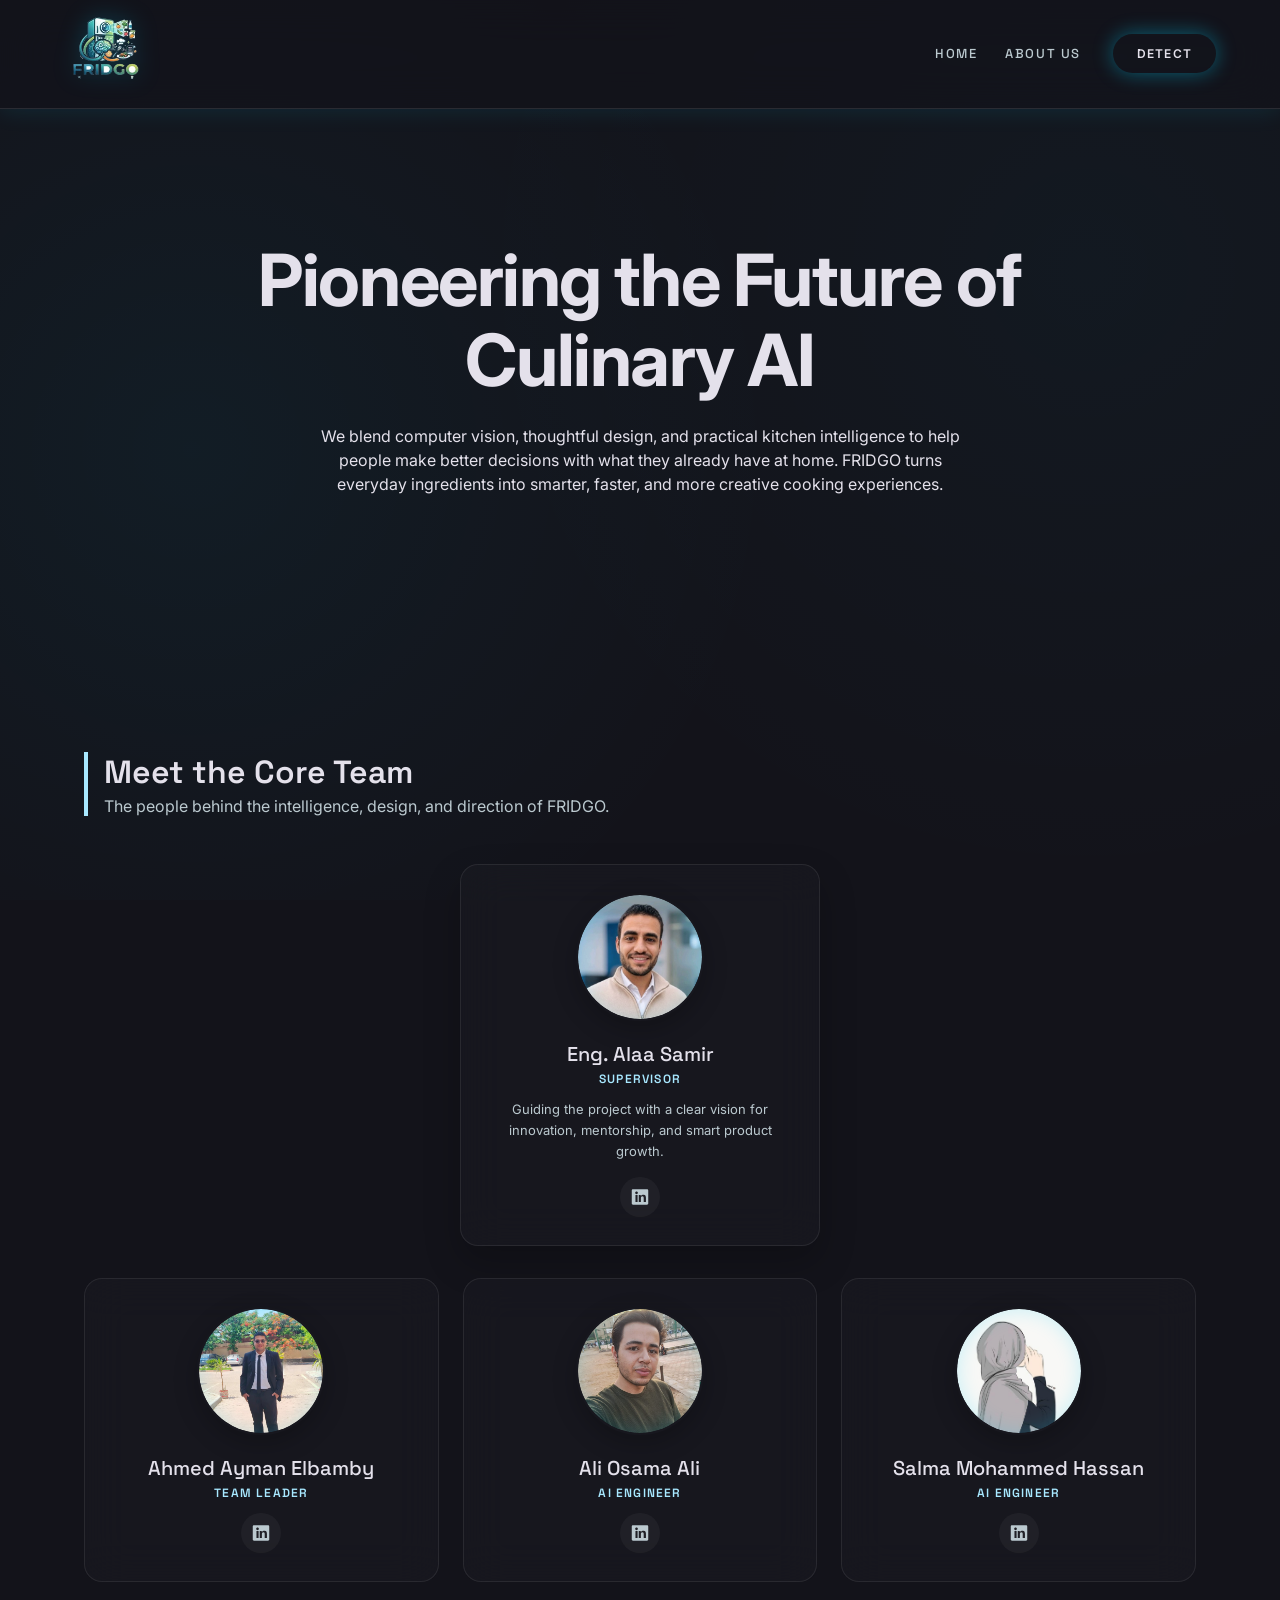
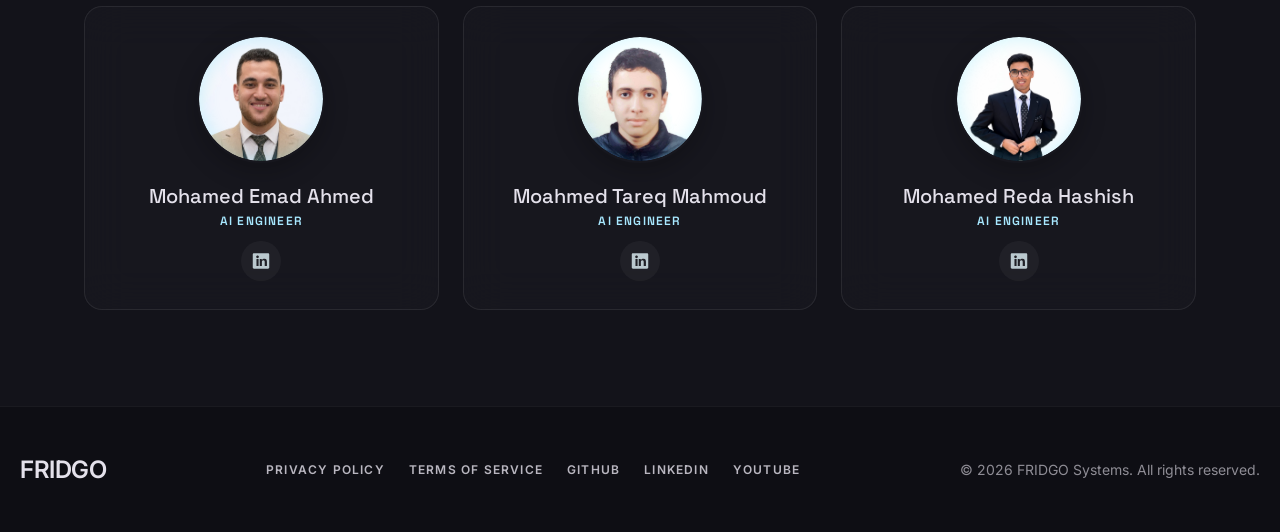
<file: pages/about_us.html>
<!DOCTYPE html>
<html lang="en">
<head>
    <meta charset="UTF-8" />
    <meta name="viewport" content="width=device-width, initial-scale=1.0" />
    <title>About Us - FRIDGO</title>
    <link rel="icon" href="../imgs/logo.PNG" type="image/png" />

    <!-- Google Fonts -->
    <link rel="preconnect" href="https://fonts.googleapis.com" />
    <link rel="preconnect" href="https://fonts.gstatic.com" crossorigin />
    <link href="https://fonts.googleapis.com/css2?family=Space+Grotesk:wght@500;600;700&family=Inter:wght@400;500&display=swap" rel="stylesheet" />

    <!-- Material Symbols (Google Icons) -->
    <link href="https://fonts.googleapis.com/css2?family=Material+Symbols+Outlined:wght,FILL@100..700,0..1&display=swap" rel="stylesheet" />

    <!-- Main Stylesheet -->
    <link rel="stylesheet" href="../css/style.css" />
</head>
<body>

    <!-- ============================================================
         HEADER / NAVIGATION
         Fixed at the top with a blur effect and subtle border.
    ============================================================ -->
    <header class="site-header">
        <div class="container header-inner">
            <!-- Logo -->
            <div class="logo">
                <img src="../imgs/logo.PNG" alt="">
            </div>

            <!-- Navigation -->
            <nav class="nav-desktop">
                <a href="../pages/landing_page.html" class="nav-link">Home</a>
                <a href="../pages/about_us.html" class="nav-link">About Us</a>
                
                <!-- الزرار ده هيظهر في الموبايل جوه المنيو -->
                <a href="../pages/main_app_dashboard.html" class="btn-primary mobile-only-btn" style="display: none;">Detect</a>
            </nav>

            <!-- CTA Button (desktop) -->
            <a href="../pages/main_app_dashboard.html" class="btn-primary header-cta">Detect</a>

            <!-- Mobile Menu Icon -->
            <button class="menu-icon" aria-label="Open menu">
                <span class="material-symbols-outlined">menu</span>
            </button>
        </div>
    </header>

    <!-- ============================================================
         MAIN CONTENT
    ============================================================ -->
    <main class="main-content">

        <!-- ===== HERO SECTION ===== -->
        <section class="hero">
            <div class="container hero-inner">
                <h1 class="hero-title">Pioneering the Future of Culinary AI</h1>
                <p class="hero-subtitle">
                    We blend computer vision, thoughtful design, and practical kitchen intelligence
                    to help people make better decisions with what they already have at home.
                    FRIDGO turns everyday ingredients into smarter, faster, and more creative
                    cooking experiences.
                </p>
            </div>
        </section>

        <!-- ===== TEAM SECTION ===== -->
        <section class="team">
            <div class="container">

                <!-- Section header -->
                <div class="team-header">
                    <h2 class="team-headline">Meet the Core Team</h2>
                    <p class="team-subhead">The people behind the intelligence, design, and direction of FRIDGO.</p>
                </div>

                <!-- ---- Supervisor: alone, centered row ---- -->
                <div class="supervisor-row">
                    <article class="team-card supervisor-card">
                        <div class="avatar-wrapper">
                            <img class="avatar" src="../imgs/supervisor.jpeg" alt="ENG. Alaa Samir" />
                            <div class="avatar-glow"></div>
                        </div>
                        <h3 class="member-name">Eng. Alaa Samir</h3>
                        <p class="member-role">Supervisor</p>
                        <p class="member-bio">Guiding the project with a clear vision for innovation, mentorship, and smart product growth.</p>
                        <div class="member-links">
                            <a href="https://www.linkedin.com/in/alaa-samir-ai" aria-label="LinkedIn" class="linkedin-link" target="_blank" rel="noopener noreferrer">
                                <svg viewBox="0 0 34 34" aria-hidden="true">
                                    <path d="M29 4H5C3.9 4 3 4.9 3 6V28C3 29.1 3.9 30 5 30H29C30.1 30 31 29.1 31 28V6C31 4.9 30.1 4 29 4ZM12.9 25.5H9.3V13.6H12.9V25.5ZM11.1 12.2C9.8 12.2 8.8 11.2 8.8 9.9C8.8 8.7 9.8 7.7 11.1 7.7C12.4 7.7 13.4 8.7 13.4 9.9C13.4 11.2 12.4 12.2 11.1 12.2ZM26.9 25.5H23.3V19.2C23.3 17.7 23.3 15.9 21.2 15.9C19 15.9 18.5 17.4 18.5 19.1V25.5H14.9V13.6H18.3V15.1H18.4C18.9 14.1 20.6 13 22.9 13C26.7 13 27.1 15.6 27.1 19.2V25.5Z" fill="currentColor"/>
                                </svg>
                            </a>
                        </div>
                    </article>
                </div><!-- /supervisor-row -->

                <!-- ---- Team grid: the 6 team members, 3 + 3 ---- -->
                <div class="team-grid">

                    <!-- ---- Team Leader ---- -->
                    <article class="team-card">
                        <div class="avatar-wrapper">
                            <img class="avatar" src="../imgs/TeamLeader.jpeg" alt="Team Leader Ahmed Elbamby" />
                            <div class="avatar-glow"></div>
                        </div>
                        <h3 class="member-name">Ahmed Ayman Elbamby</h3>
                        <p class="member-role">Team Leader</p>
                        <div class="member-links">
                            <a href="https://www.linkedin.com/in/ahmed-elbamby/" aria-label="LinkedIn" class="linkedin-link" target="_blank" rel="noopener noreferrer">
                                <svg viewBox="0 0 34 34" aria-hidden="true">
                                    <path d="M29 4H5C3.9 4 3 4.9 3 6V28C3 29.1 3.9 30 5 30H29C30.1 30 31 29.1 31 28V6C31 4.9 30.1 4 29 4ZM12.9 25.5H9.3V13.6H12.9V25.5ZM11.1 12.2C9.8 12.2 8.8 11.2 8.8 9.9C8.8 8.7 9.8 7.7 11.1 7.7C12.4 7.7 13.4 8.7 13.4 9.9C13.4 11.2 12.4 12.2 11.1 12.2ZM26.9 25.5H23.3V19.2C23.3 17.7 23.3 15.9 21.2 15.9C19 15.9 18.5 17.4 18.5 19.1V25.5H14.9V13.6H18.3V15.1H18.4C18.9 14.1 20.6 13 22.9 13C26.7 13 27.1 15.6 27.1 19.2V25.5Z" fill="currentColor"/>
                                </svg>
                            </a>
                        </div>
                    </article>

                    <!-- ---- Team Member 2 ---- -->
                    <article class="team-card">
                        <div class="avatar-wrapper">
                            <img class="avatar" src="../imgs/team7.jpeg" alt="Ali Osama Ali" />
                            <div class="avatar-glow"></div>
                        </div>
                        <h3 class="member-name">Ali Osama Ali </h3>
                        <p class="member-role">Ai Engineer</p>
                        <div class="member-links">
                            <a href="https://www.linkedin.com/in/ali-osama-240390274" aria-label="LinkedIn" class="linkedin-link" target="_blank" rel="noopener noreferrer">
                                <svg viewBox="0 0 34 34" aria-hidden="true">
                                    <path d="M29 4H5C3.9 4 3 4.9 3 6V28C3 29.1 3.9 30 5 30H29C30.1 30 31 29.1 31 28V6C31 4.9 30.1 4 29 4ZM12.9 25.5H9.3V13.6H12.9V25.5ZM11.1 12.2C9.8 12.2 8.8 11.2 8.8 9.9C8.8 8.7 9.8 7.7 11.1 7.7C12.4 7.7 13.4 8.7 13.4 9.9C13.4 11.2 12.4 12.2 11.1 12.2ZM26.9 25.5H23.3V19.2C23.3 17.7 23.3 15.9 21.2 15.9C19 15.9 18.5 17.4 18.5 19.1V25.5H14.9V13.6H18.3V15.1H18.4C18.9 14.1 20.6 13 22.9 13C26.7 13 27.1 15.6 27.1 19.2V25.5Z" fill="currentColor"/>
                                </svg>
                            </a>
                        </div>
                    </article>

                    <!-- ---- Team Member 3 ---- -->
                    <article class="team-card">
                        <div class="avatar-wrapper">
                            <img class="avatar" src="../imgs/team6.jpeg" alt="Salma Mohammed Hassan" />
                            <div class="avatar-glow"></div>
                        </div>
                        <h3 class="member-name">Salma Mohammed Hassan </h3>
                        <p class="member-role">Ai Engineer</p>
                        <div class="member-links">
                            <a href="https://www.linkedin.com/in/salma-m-h/" aria-label="LinkedIn" class="linkedin-link" target="_blank" rel="noopener noreferrer">
                                <svg viewBox="0 0 34 34" aria-hidden="true">
                                    <path d="M29 4H5C3.9 4 3 4.9 3 6V28C3 29.1 3.9 30 5 30H29C30.1 30 31 29.1 31 28V6C31 4.9 30.1 4 29 4ZM12.9 25.5H9.3V13.6H12.9V25.5ZM11.1 12.2C9.8 12.2 8.8 11.2 8.8 9.9C8.8 8.7 9.8 7.7 11.1 7.7C12.4 7.7 13.4 8.7 13.4 9.9C13.4 11.2 12.4 12.2 11.1 12.2ZM26.9 25.5H23.3V19.2C23.3 17.7 23.3 15.9 21.2 15.9C19 15.9 18.5 17.4 18.5 19.1V25.5H14.9V13.6H18.3V15.1H18.4C18.9 14.1 20.6 13 22.9 13C26.7 13 27.1 15.6 27.1 19.2V25.5Z" fill="currentColor"/>
                                </svg>
                            </a>
                        </div>
                    </article>

                    <!-- ---- Team Member 4 ---- -->
                    <article class="team-card">
                        <div class="avatar-wrapper">
                            <img class="avatar" src="../imgs/team5.jpeg" alt="Mohamed Emad Ahmed" />
                            <div class="avatar-glow"></div>
                        </div>
                        <h3 class="member-name">Mohamed Emad Ahmed </h3>
                        <p class="member-role">Ai Engineer</p>
                        <div class="member-links">
                            <a href="https://www.linkedin.com/in/mohamed-emad-badr" aria-label="LinkedIn" class="linkedin-link" target="_blank" rel="noopener noreferrer">
                                <svg viewBox="0 0 34 34" aria-hidden="true">
                                    <path d="M29 4H5C3.9 4 3 4.9 3 6V28C3 29.1 3.9 30 5 30H29C30.1 30 31 29.1 31 28V6C31 4.9 30.1 4 29 4ZM12.9 25.5H9.3V13.6H12.9V25.5ZM11.1 12.2C9.8 12.2 8.8 11.2 8.8 9.9C8.8 8.7 9.8 7.7 11.1 7.7C12.4 7.7 13.4 8.7 13.4 9.9C13.4 11.2 12.4 12.2 11.1 12.2ZM26.9 25.5H23.3V19.2C23.3 17.7 23.3 15.9 21.2 15.9C19 15.9 18.5 17.4 18.5 19.1V25.5H14.9V13.6H18.3V15.1H18.4C18.9 14.1 20.6 13 22.9 13C26.7 13 27.1 15.6 27.1 19.2V25.5Z" fill="currentColor"/>
                                </svg>
                            </a>
                        </div>
                    </article>

                    <!-- ---- Team Member 5 ---- -->
                    <article class="team-card">
                        <div class="avatar-wrapper">
                            <img class="avatar" src="../imgs/team4.jpeg" alt="Moahmed Tareq Mahmoud" />
                            <div class="avatar-glow"></div>
                        </div>
                        <h3 class="member-name">Moahmed Tareq Mahmoud</h3>
                        <p class="member-role">Ai Engineer</p>
                        <div class="member-links">
                            <a href="https://www.linkedin.com/in/mohammed-tarek-59824128b/" aria-label="LinkedIn" class="linkedin-link" target="_blank" rel="noopener noreferrer">
                                <svg viewBox="0 0 34 34" aria-hidden="true">
                                    <path d="M29 4H5C3.9 4 3 4.9 3 6V28C3 29.1 3.9 30 5 30H29C30.1 30 31 29.1 31 28V6C31 4.9 30.1 4 29 4ZM12.9 25.5H9.3V13.6H12.9V25.5ZM11.1 12.2C9.8 12.2 8.8 11.2 8.8 9.9C8.8 8.7 9.8 7.7 11.1 7.7C12.4 7.7 13.4 8.7 13.4 9.9C13.4 11.2 12.4 12.2 11.1 12.2ZM26.9 25.5H23.3V19.2C23.3 17.7 23.3 15.9 21.2 15.9C19 15.9 18.5 17.4 18.5 19.1V25.5H14.9V13.6H18.3V15.1H18.4C18.9 14.1 20.6 13 22.9 13C26.7 13 27.1 15.6 27.1 19.2V25.5Z" fill="currentColor"/>
                                </svg>
                            </a>
                        </div>
                    </article>

                    <!-- ---- Team Member 6 ---- -->
                    <article class="team-card">
                        <div class="avatar-wrapper">
                            <img class="avatar" src="../imgs/team3.jpeg" alt="Mohamed Reda Hashish" />
                            <div class="avatar-glow"></div>
                        </div>
                        <h3 class="member-name">Mohamed Reda Hashish</h3>
                        <p class="member-role">AI Engineer</p>
                        <div class="member-links">
                            <a href="https://www.linkedin.com/in/mohamed-reda7?utm_source=share_via&utm_content=profile&utm_medium=member_android" aria-label="LinkedIn" class="linkedin-link" target="_blank" rel="noopener noreferrer">
                                <svg viewBox="0 0 34 34" aria-hidden="true">
                                    <path d="M29 4H5C3.9 4 3 4.9 3 6V28C3 29.1 3.9 30 5 30H29C30.1 30 31 29.1 31 28V6C31 4.9 30.1 4 29 4ZM12.9 25.5H9.3V13.6H12.9V25.5ZM11.1 12.2C9.8 12.2 8.8 11.2 8.8 9.9C8.8 8.7 9.8 7.7 11.1 7.7C12.4 7.7 13.4 8.7 13.4 9.9C13.4 11.2 12.4 12.2 11.1 12.2ZM26.9 25.5H23.3V19.2C23.3 17.7 23.3 15.9 21.2 15.9C19 15.9 18.5 17.4 18.5 19.1V25.5H14.9V13.6H18.3V15.1H18.4C18.9 14.1 20.6 13 22.9 13C26.7 13 27.1 15.6 27.1 19.2V25.5Z" fill="currentColor"/>
                                </svg>
                            </a>
                        </div>
                    </article>

                </div><!-- /team-grid -->

            </div><!-- /container -->
        </section>

    </main>

    <!-- ============================================================
         FOOTER
    ============================================================ -->
    <footer class="site-footer">
        <div class="container footer-inner">
            <!-- Brand -->
            <div class="footer-brand">FRIDGO</div>

            <!-- Footer links -->
            <nav class="footer-nav">
                <a href="../pages/privacy_policy.html" class="footer-link">Privacy Policy</a>
                <a href="../pages/terms_of_service.html" class="footer-link">Terms of Service</a>
                <a href="https://github.com/alio-elmotafy/Depi_project" class="footer-link" target="_blank" rel="noopener noreferrer">GitHub</a>
                <a href="#" class="footer-link">LinkedIn</a>
                <a href="#" class="footer-link">YouTube</a>
            </nav>

            <!-- Copyright -->
            <div class="footer-copy">
                &copy; 2026 FRIDGO Systems. All rights reserved.
            </div>
        </div>
    </footer>

    <script src="../js/script.js"></script>
</body>
</html>
</file>
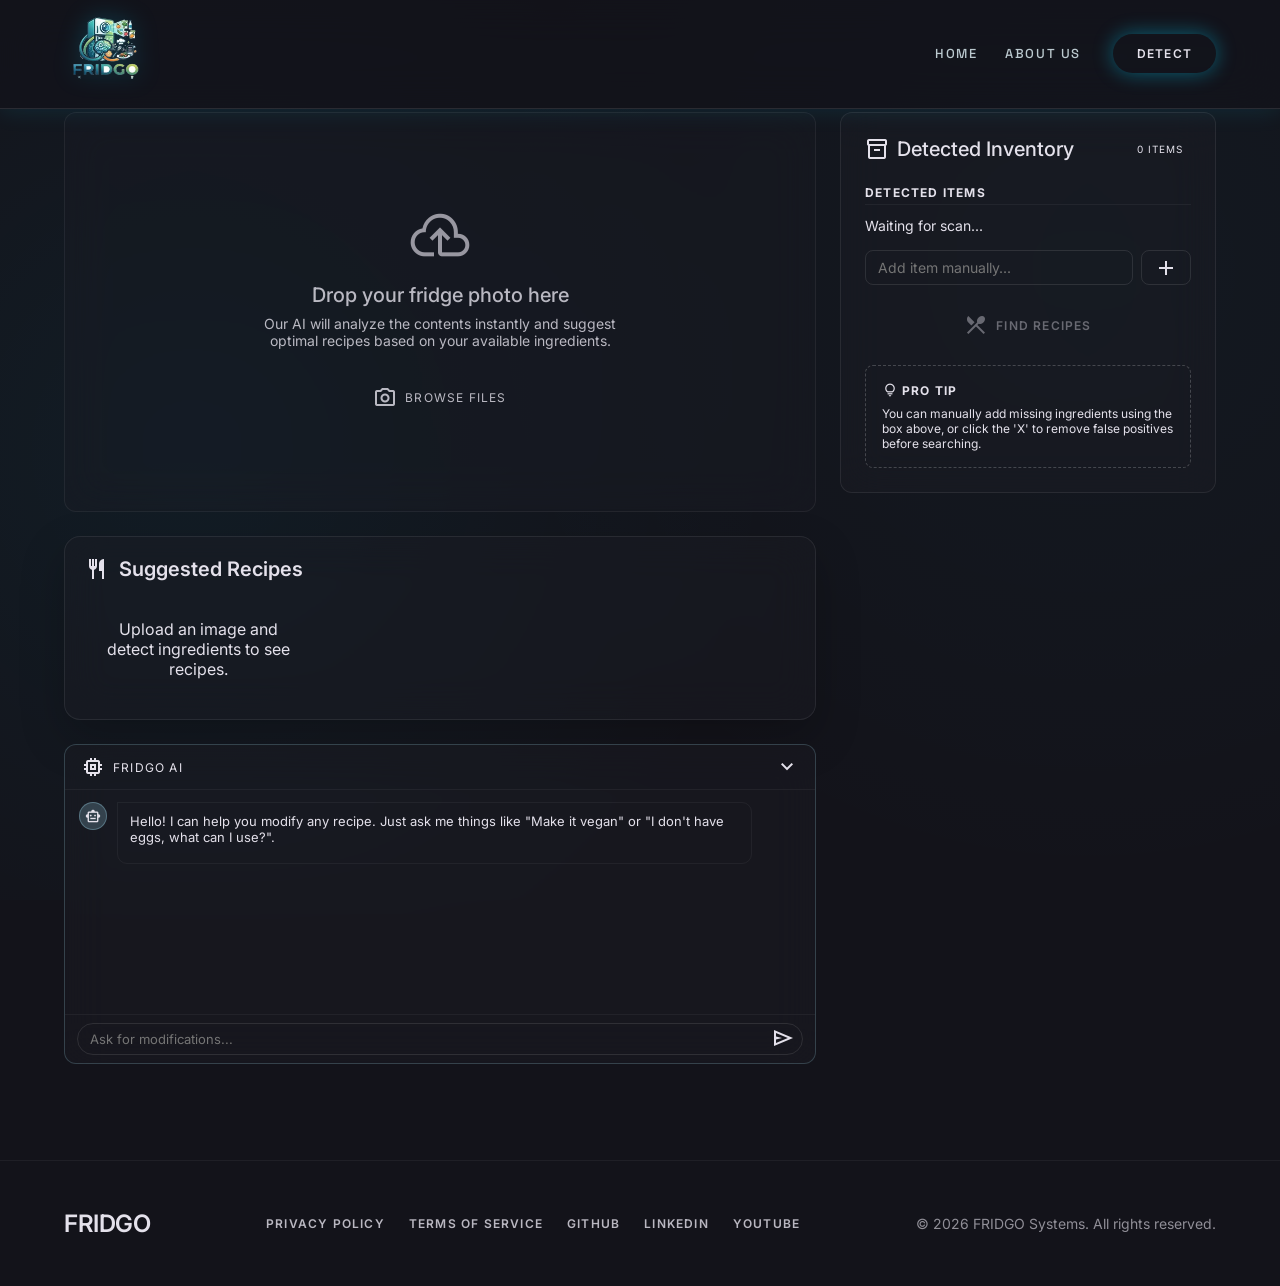
<file: pages/main_app_dashboard.html>
<!DOCTYPE html>
<html lang="en">
<head>
    <meta charset="UTF-8" />
    <meta name="viewport" content="width=device-width, initial-scale=1.0" />
    <title>FRIDGO - Detect</title>
    <link rel="icon" href="../imgs/logo.PNG" type="image/png" />
    <link href="https://fonts.googleapis.com/css2?family=Space+Grotesk:wght@400;500;600;700&family=Inter:wght@400;500;600&display=swap" rel="stylesheet" />
    <link href="https://fonts.googleapis.com/css2?family=Material+Symbols+Outlined:wght,FILL@100..700,0..1&display=swap" rel="stylesheet" />
    <link rel="stylesheet" href="../css/style.css" />
</head>
<body>

    <header class="site-header">
        <div class="container header-inner">
            <div class="logo"><img src="../imgs/logo.PNG" alt=""></div>
            <!-- Navigation -->
            <nav class="nav-desktop">
                <a href="../pages/landing_page.html" class="nav-link">Home</a>
                <a href="../pages/about_us.html" class="nav-link">About Us</a>
                
                <!-- الزرار ده هيظهر في الموبايل جوه المنيو -->
                <a href="../pages/main_app_dashboard.html" class="btn-primary mobile-only-btn" style="display: none;">Detect</a>
            </nav>
            <a href="../pages/main_app_dashboard.html" class="btn-primary header-cta">Detect</a>
            <button class="menu-icon" aria-label="Open menu">
                <span class="material-symbols-outlined">menu</span>
            </button>
        </div>
    </header>

    <main class="main-content">
        <div class="container">
            <div class="dashboard-grid">

                <!-- LEFT COLUMN -->
                <div class="left-column">
                    <div class="upload-zone" id="uploadZone">
                        <input type="file" id="fileInput" accept="image/*" hidden>
                        <span class="material-symbols-outlined upload-icon">cloud_upload</span>
                        <h2 class="upload-title">Drop your fridge photo here</h2>
                        <p class="upload-sub">Our AI will analyze the contents instantly and suggest optimal recipes based on your available ingredients.</p>
                        <button class="btn-outline" id="browseBtn">
                            <span class="material-symbols-outlined">photo_camera</span>
                            Browse Files
                        </button>
                        <img id="previewImage" class="preview-img" />
                        
                        <!-- علامة التحميل اللي هتظهر فوق الصورة -->
                        <div class="processing-overlay" id="processingOverlay">
                            <div class="spinner"></div>
                            <p class="processing-text">Analyzing Fridge...</p>
                        </div>
                    </div>

                    <!-- Recipe Suggestions Section (Dynamic) -->
                    <div class="recipe-section">
                        <div class="recipe-header">
                            <span class="material-symbols-outlined" style="color: var(--primary);">restaurant</span>
                            <h3 class="recipe-heading">Suggested Recipes</h3>
                        </div>
                        <!-- النتائج هتظهر هنا بعد الـ API Call -->
                        <div id="recipeGrid" class="recipe-grid">
                            <p style="color: var(--on-surface-variant); text-align: center; width: 100%; padding: 20px;">
                                Upload an image and detect ingredients to see recipes.
                            </p>
                        </div>
                    </div>

                    <!-- AI Chat Panel -->
                    <div class="ai-panel">
                        <div class="ai-header">
                            <div class="ai-header-left">
                                <span class="material-symbols-outlined">memory</span>
                                FRIDGO AI
                            </div>
                            <span class="material-symbols-outlined ai-header-right">expand_more</span>
                        </div>
                        <div class="ai-body">
                            <div class="ai-message">
                                <div class="ai-avatar">
                                    <span class="material-symbols-outlined" style="font-size:18px; color: var(--primary);">smart_toy</span>
                                </div>
                                <div class="ai-bubble">
                                    <p>Hello! I can help you modify any recipe. Just ask me things like "Make it vegan" or "I don't have eggs, what can I use?".</p>
                                </div>
                            </div>
                        </div>
                        <div class="ai-footer">
                            <div class="ai-input-wrapper">
                                <input type="text" class="ai-input" placeholder="Ask for modifications..." />
                                <button class="ai-send">
                                    <span class="material-symbols-outlined">send</span>
                                </button>
                            </div>
                        </div>
                    </div>

                </div>

                <!-- RIGHT COLUMN -->
                <div class="right-column">
                    <div class="inventory-panel">
                        <div class="inventory-header">
                            <h3 class="inventory-title">
                                <span class="material-symbols-outlined" style="color: var(--primary);">inventory_2</span>
                                Detected Inventory
                            </h3>
                            <span id="inventoryCount" class="inventory-count">0 ITEMS</span>
                        </div>

                        <div class="category-section">
                            <h4 class="category-heading">DETECTED ITEMS</h4>
                            <!-- التاجز هتتولد هنا من الـ JS -->
                            <div id="inventoryTags" class="category-tags">
                                <p style="color: var(--on-surface-variant); font-size: 14px;">Waiting for scan...</p>
                            </div>
                        </div>

                        <!-- إضافة عنصر يدوي -->
                        <div class="add-item-wrapper">
                            <input type="text" id="addItemInput" placeholder="Add item manually..." />
                            <button id="addItemBtn" class="btn-add-item">
                                <span class="material-symbols-outlined">add</span>
                            </button>
                        </div>

                        <!-- زرار البحث -->
                        <button id="findRecipesBtn" class="btn-primary" style="width: 100%; margin-top: 16px; justify-content: center;" disabled>
                            <span class="material-symbols-outlined">restaurant_menu</span>
                            Find Recipes
                        </button>
                        
                        <div class="restock-box">
                            <h4>
                                <span class="material-symbols-outlined" style="font-size:16px; color: var(--secondary);">lightbulb</span>
                                Pro Tip
                            </h4>
                            <p>You can manually add missing ingredients using the box above, or click the 'X' to remove false positives before searching.</p>
                        </div>
                    </div>
                </div>

            </div>
        </div>
    </main>

    <footer class="footer">
        <div class="container">
        <div class="footer-inner">
            <div class="footer-brand">FRIDGO</div>
            <div class="footer-links">
                <a href="../pages/privacy_policy.html" class="footer-link">Privacy Policy</a>
                <a href="../pages/terms_of_service.html" class="footer-link">Terms of Service</a>
                <a href="https://github.com/alio-elmotafy/Depi_project" class="footer-link" target="_blank" rel="noopener noreferrer">GitHub</a>
                <a href="#" class="footer-link">LinkedIn</a>
                <a href="#" class="footer-link">YouTube</a>
            </div>
            <div class="footer-copy">&copy; 2026 FRIDGO Systems. All rights reserved.</div>
        </div>
        </div>
    </footer>
    <script src="../js/script.js?v=1"></script>
</body>
</html>
</file>
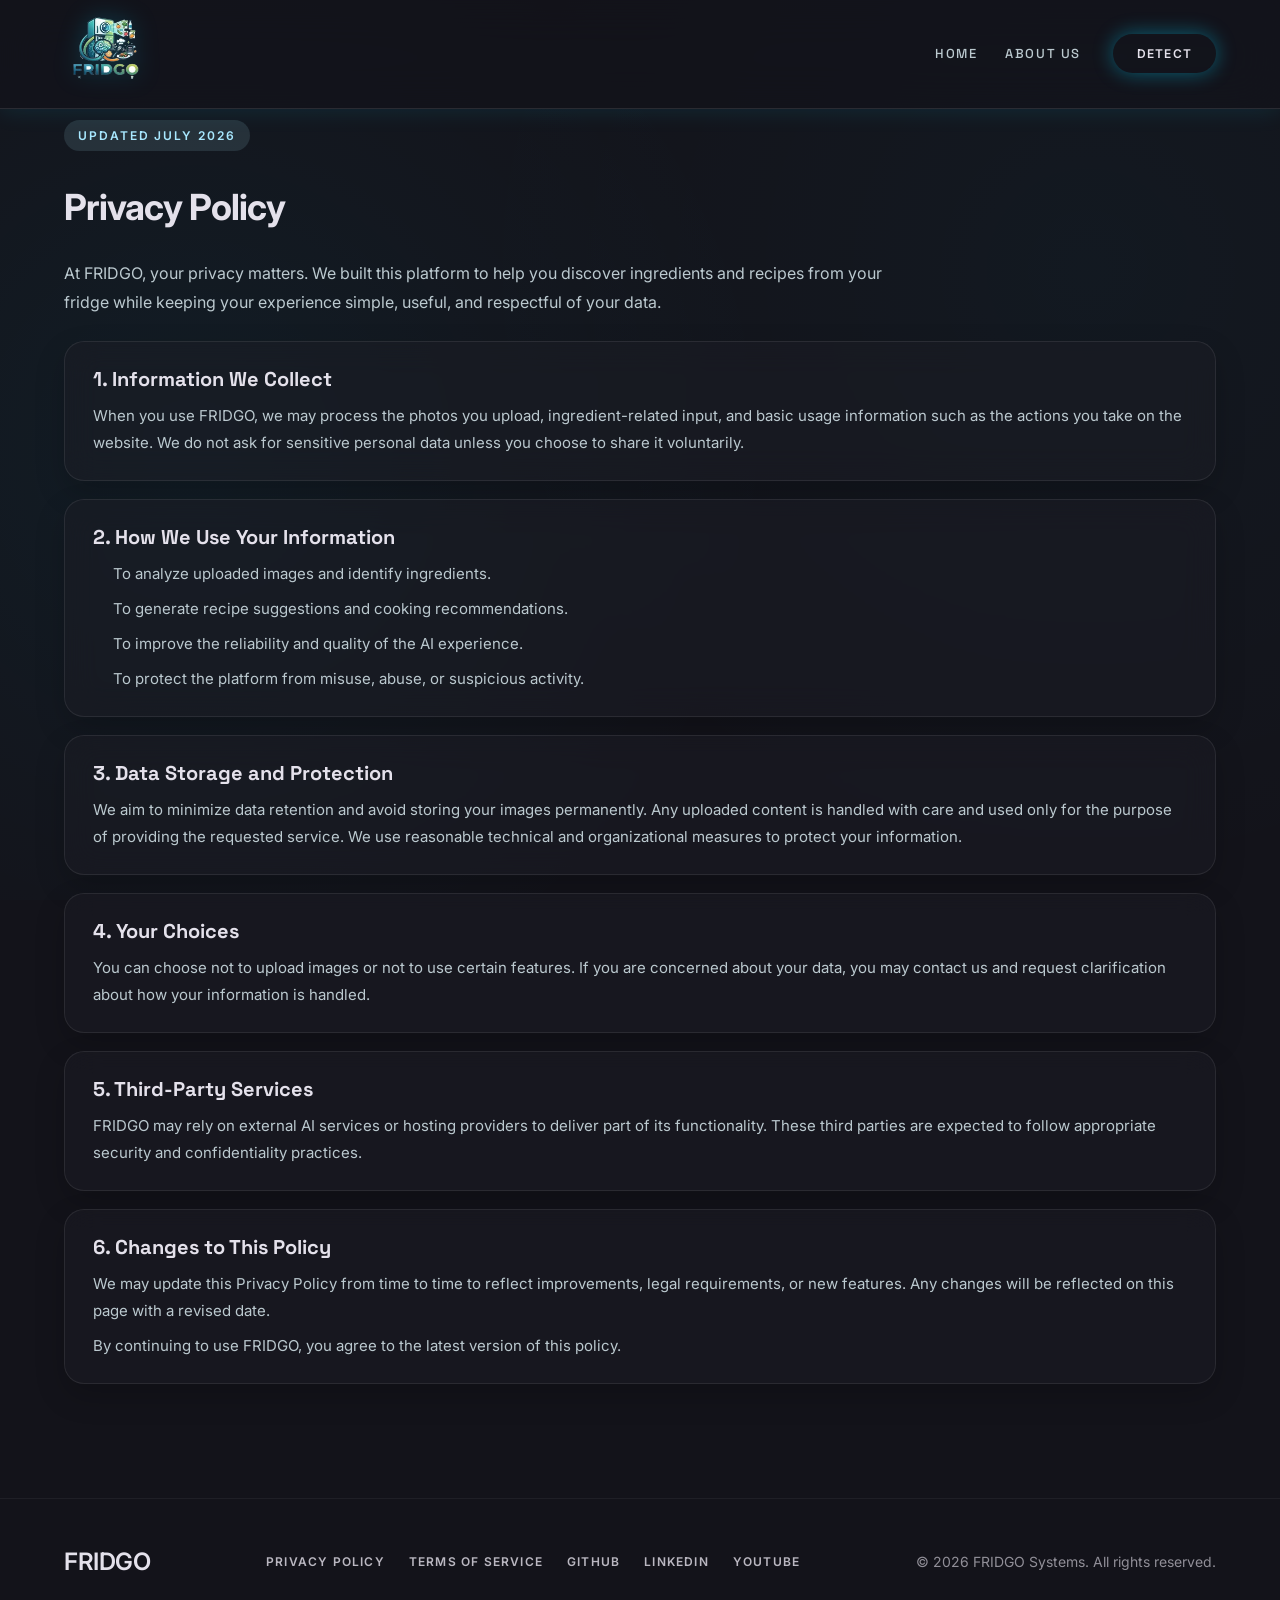
<file: pages/privacy_policy.html>
<!DOCTYPE html>
<html lang="en">
<head>
    <meta charset="UTF-8" />
    <meta name="viewport" content="width=device-width, initial-scale=1.0" />
    <title>Privacy Policy - FRIDGO</title>
    <link rel="icon" href="../imgs/logo.PNG" type="image/png" />
    <!-- Google Fonts -->
    <link href="https://fonts.googleapis.com/css2?family=Space+Grotesk:wght@400;500;600;700&family=Inter:wght@400;500;600&display=swap" rel="stylesheet" />
    <!-- Material Symbols -->
    <link href="https://fonts.googleapis.com/css2?family=Material+Symbols+Outlined:wght,FILL@100..700,0..1&display=swap" rel="stylesheet" />
    <!-- Main Stylesheet -->
    <link rel="stylesheet" href="../css/style.css" />
</head>
<body>

    <!-- ============================================================
    HEADER (Unified)
    ============================================================ -->
    <header class="site-header">
        <div class="container header-inner">
            <div class="logo">
                <img src="../imgs/logo.PNG" alt="">
            </div>
            <nav class="nav-desktop">
                <a href="../pages/landing_page.html" class="nav-link">Home</a>
                <a href="../pages/about_us.html" class="nav-link">About Us</a>
                <a href="../pages/main_app_dashboard.html" class="btn-primary mobile-only-btn" style="display: none;">Detect</a>
            </nav>
            <a href="../pages/main_app_dashboard.html" class="btn-primary header-cta">Detect</a>
            <button class="menu-icon" aria-label="Open menu">
                <span class="material-symbols-outlined">menu</span>
            </button>
        </div>
    </header>

    <!-- ============================================================
    MAIN CONTENT
    ============================================================ -->
    <main class="main-content policy-page" style="min-height: 70vh;">
        <div class="container">
            <div class="policy-hero">
                <div class="policy-badge">Updated July 2026</div>
                <h1 class="hero-title" style="text-align: left; font-size: 36px; margin-bottom: 12px;">Privacy Policy</h1>
                <p style="color: #bbc9cf; font-size: 16px; line-height: 1.8; max-width: 860px;">
                    At FRIDGO, your privacy matters. We built this platform to help you discover ingredients and recipes from your fridge while keeping your experience simple, useful, and respectful of your data.
                </p>
            </div>

            <section class="policy-card">
                <h2>1. Information We Collect</h2>
                <p>When you use FRIDGO, we may process the photos you upload, ingredient-related input, and basic usage information such as the actions you take on the website. We do not ask for sensitive personal data unless you choose to share it voluntarily.</p>
            </section>

            <section class="policy-card">
                <h2>2. How We Use Your Information</h2>
                <ul class="policy-list">
                    <li>To analyze uploaded images and identify ingredients.</li>
                    <li>To generate recipe suggestions and cooking recommendations.</li>
                    <li>To improve the reliability and quality of the AI experience.</li>
                    <li>To protect the platform from misuse, abuse, or suspicious activity.</li>
                </ul>
            </section>

            <section class="policy-card">
                <h2>3. Data Storage and Protection</h2>
                <p>We aim to minimize data retention and avoid storing your images permanently. Any uploaded content is handled with care and used only for the purpose of providing the requested service. We use reasonable technical and organizational measures to protect your information.</p>
            </section>

            <section class="policy-card">
                <h2>4. Your Choices</h2>
                <p>You can choose not to upload images or not to use certain features. If you are concerned about your data, you may contact us and request clarification about how your information is handled.</p>
            </section>

            <section class="policy-card">
                <h2>5. Third-Party Services</h2>
                <p>FRIDGO may rely on external AI services or hosting providers to deliver part of its functionality. These third parties are expected to follow appropriate security and confidentiality practices.</p>
            </section>

            <section class="policy-card">
                <h2>6. Changes to This Policy</h2>
                <p>We may update this Privacy Policy from time to time to reflect improvements, legal requirements, or new features. Any changes will be reflected on this page with a revised date.</p>
                <p class="policy-note">By continuing to use FRIDGO, you agree to the latest version of this policy.</p>
            </section>
        </div>
    </main>

    <!-- ============================================================
    FOOTER (Unified)
    ============================================================ -->
    <footer class="footer">
        <div class="container">
            <div class="footer-inner">
                <div class="footer-brand">FRIDGO</div>
                <div class="footer-links">
                    <a href="../pages/privacy_policy.html" class="footer-link">Privacy Policy</a>
                    <a href="../pages/terms_of_service.html" class="footer-link">Terms of Service</a>
                    <a href="https://github.com/alio-elmotafy/Depi_project" class="footer-link" target="_blank" rel="noopener noreferrer">GitHub</a>
                    <a href="#" class="footer-link">LinkedIn</a>
                    <a href="https://youtu.be/5J2FyAVwIpY" class="footer-link" target="_blank" rel="noopener noreferrer">YouTube</a>
                </div>
                <div class="footer-copy">
                    &copy; 2026 FRIDGO Systems. All rights reserved.
                </div>
            </div>
        </div>
    </footer>

    <script src="../js/script.js?v=1"></script>
</body>
</html>
</file>
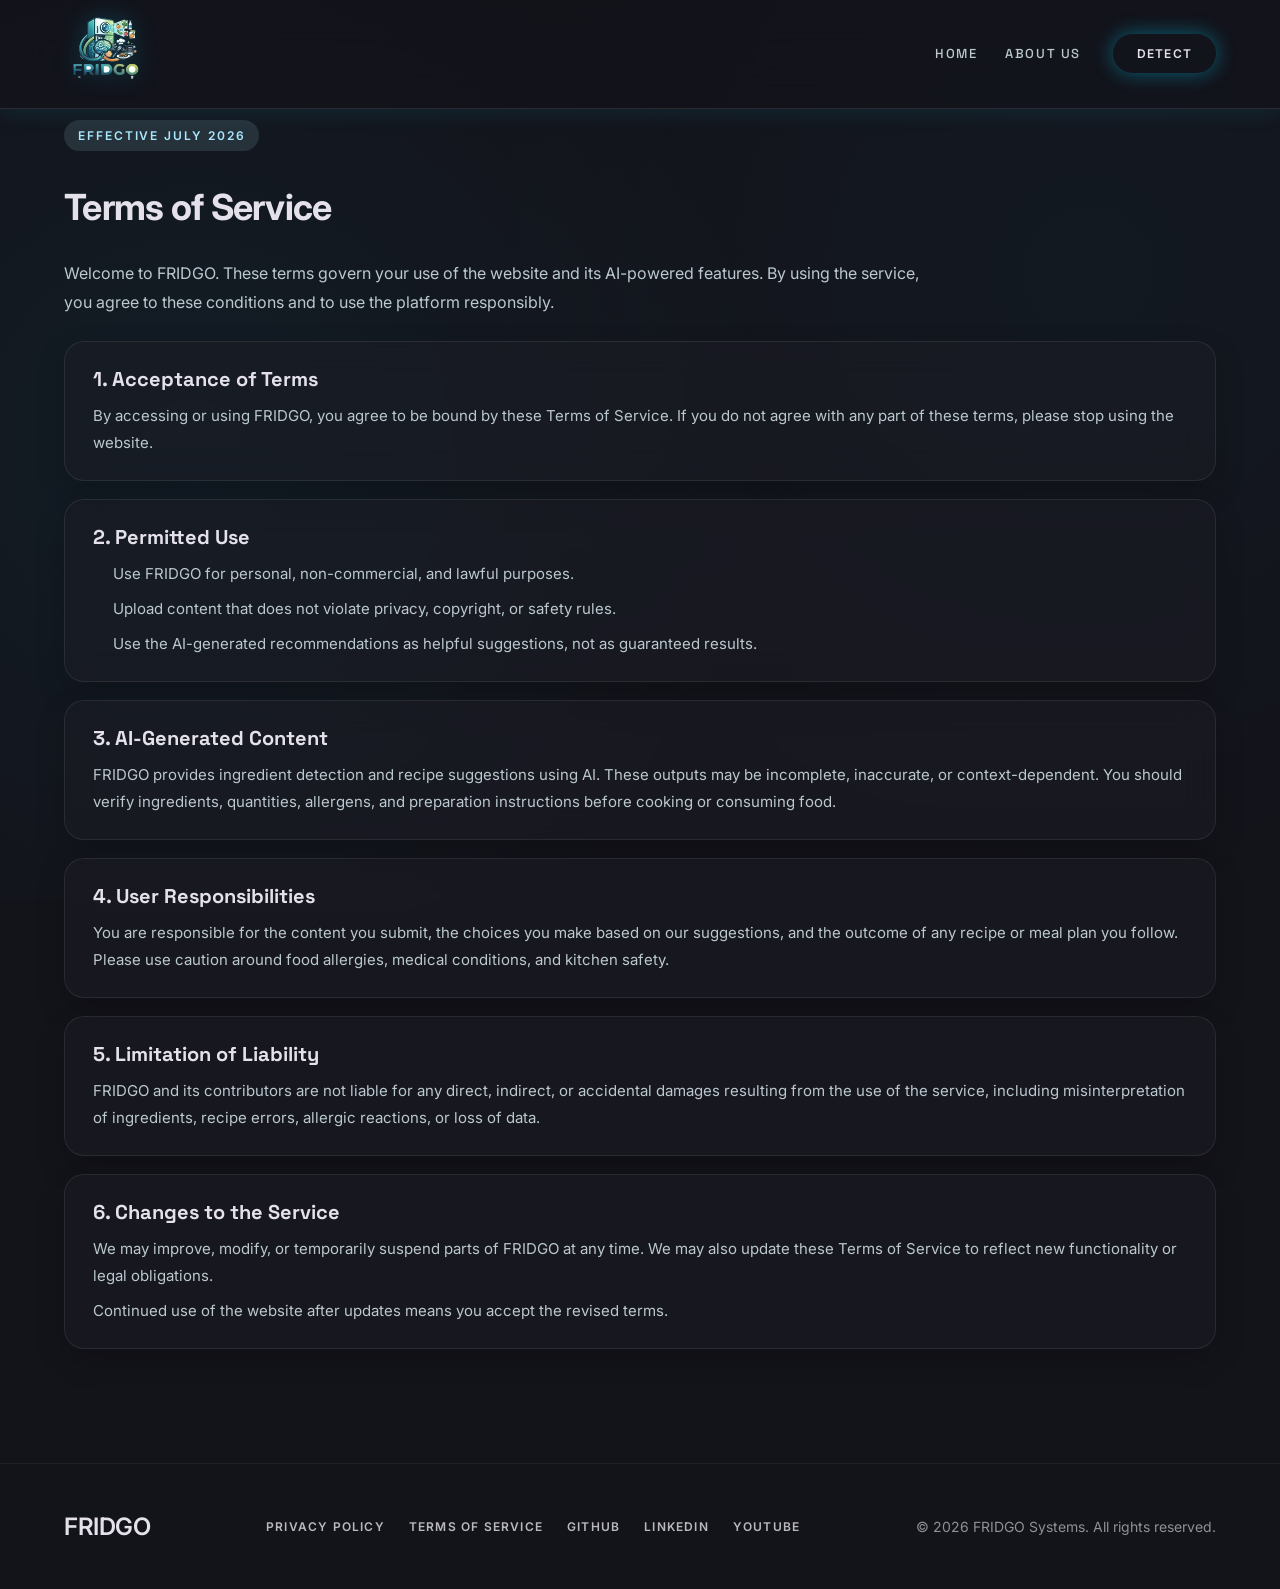
<file: pages/terms_of_service.html>
<!DOCTYPE html>
<html lang="en">
<head>
    <meta charset="UTF-8" />
    <meta name="viewport" content="width=device-width, initial-scale=1.0" />
    <title>Terms of Service - FRIDGO</title>
    <link rel="icon" href="../imgs/logo.PNG" type="image/png" />
    <!-- Google Fonts -->
    <link href="https://fonts.googleapis.com/css2?family=Space+Grotesk:wght@400;500;600;700&family=Inter:wght@400;500;600&display=swap" rel="stylesheet" />
    <!-- Material Symbols -->
    <link href="https://fonts.googleapis.com/css2?family=Material+Symbols+Outlined:wght,FILL@100..700,0..1&display=swap" rel="stylesheet" />
    <!-- Main Stylesheet -->
    <link rel="stylesheet" href="../css/style.css" />
</head>
<body>

    <!-- ============================================================
    HEADER (Unified)
    ============================================================ -->
    <header class="site-header">
        <div class="container header-inner">
            <div class="logo">
                <img src="../imgs/logo.PNG" alt="">
            </div>
            <nav class="nav-desktop">
                <a href="../pages/landing_page.html" class="nav-link">Home</a>
                <a href="../pages/about_us.html" class="nav-link">About Us</a>
                <a href="../pages/main_app_dashboard.html" class="btn-primary mobile-only-btn" style="display: none;">Detect</a>
            </nav>
            <a href="../pages/main_app_dashboard.html" class="btn-primary header-cta">Detect</a>
            <button class="menu-icon" aria-label="Open menu">
                <span class="material-symbols-outlined">menu</span>
            </button>
        </div>
    </header>

    <!-- ============================================================
    MAIN CONTENT
    ============================================================ -->
    <main class="main-content policy-page" style="min-height: 70vh;">
        <div class="container">
            <div class="policy-hero">
                <div class="policy-badge">Effective July 2026</div>
                <h1 class="hero-title" style="text-align: left; font-size: 36px; margin-bottom: 12px;">Terms of Service</h1>
                <p style="color: #bbc9cf; font-size: 16px; line-height: 1.8; max-width: 860px;">
                    Welcome to FRIDGO. These terms govern your use of the website and its AI-powered features. By using the service, you agree to these conditions and to use the platform responsibly.
                </p>
            </div>

            <section class="policy-card">
                <h2>1. Acceptance of Terms</h2>
                <p>By accessing or using FRIDGO, you agree to be bound by these Terms of Service. If you do not agree with any part of these terms, please stop using the website.</p>
            </section>

            <section class="policy-card">
                <h2>2. Permitted Use</h2>
                <ul class="policy-list">
                    <li>Use FRIDGO for personal, non-commercial, and lawful purposes.</li>
                    <li>Upload content that does not violate privacy, copyright, or safety rules.</li>
                    <li>Use the AI-generated recommendations as helpful suggestions, not as guaranteed results.</li>
                </ul>
            </section>

            <section class="policy-card">
                <h2>3. AI-Generated Content</h2>
                <p>FRIDGO provides ingredient detection and recipe suggestions using AI. These outputs may be incomplete, inaccurate, or context-dependent. You should verify ingredients, quantities, allergens, and preparation instructions before cooking or consuming food.</p>
            </section>

            <section class="policy-card">
                <h2>4. User Responsibilities</h2>
                <p>You are responsible for the content you submit, the choices you make based on our suggestions, and the outcome of any recipe or meal plan you follow. Please use caution around food allergies, medical conditions, and kitchen safety.</p>
            </section>

            <section class="policy-card">
                <h2>5. Limitation of Liability</h2>
                <p>FRIDGO and its contributors are not liable for any direct, indirect, or accidental damages resulting from the use of the service, including misinterpretation of ingredients, recipe errors, allergic reactions, or loss of data.</p>
            </section>

            <section class="policy-card">
                <h2>6. Changes to the Service</h2>
                <p>We may improve, modify, or temporarily suspend parts of FRIDGO at any time. We may also update these Terms of Service to reflect new functionality or legal obligations.</p>
                <p class="policy-note">Continued use of the website after updates means you accept the revised terms.</p>
            </section>
        </div>
    </main>

    <!-- ============================================================
    FOOTER (Unified)
    ============================================================ -->
    <footer class="footer">
        <div class="container">
            <div class="footer-inner">
                <div class="footer-brand">FRIDGO</div>
                <div class="footer-links">
                    <a href="../pages/privacy_policy.html" class="footer-link">Privacy Policy</a>
                    <a href="../pages/terms_of_service.html" class="footer-link">Terms of Service</a>
                    <a href="https://github.com/alio-elmotafy/Depi_project" class="footer-link" target="_blank" rel="noopener noreferrer">GitHub</a>
                    <a href="#" class="footer-link">LinkedIn</a>
                    <a href="https://youtu.be/5J2FyAVwIpY" class="footer-link" target="_blank" rel="noopener noreferrer">YouTube</a>
                </div>
                <div class="footer-copy">
                    &copy; 2026 FRIDGO Systems. All rights reserved.
                </div>
            </div>
        </div>
    </footer>

    <script src="../js/script.js?v=1"></script>
</body>
</html>
</file>
<file: css/style.css>
/* ============================================================
   TABLE OF CONTENTS
   1.  Global Reset & Base Styles
   2.  Typography
   3.  Layout Utilities (container, spacing)
   4.  Header / Navigation
   5.  Main Content
       - Hero Section
       - Team Section
       - Team Cards
   6.  Footer
   7.  Responsive Tweaks (mobile-first)
   ============================================================ */

/* ============================================================
   1.  GLOBAL RESET & BASE
   ============================================================ */
*,
*::before,
*::after {
    margin: 0;
    padding: 0;
    box-sizing: border-box;
}

body {
    font-family: 'Inter', sans-serif;
    background-color: #13131a;
    color: #e4e1eb; /* on-background */
    min-height: 100vh;
    display: flex;
    flex-direction: column;

    /* Subtle radial gradients for a "deep-space" feel */
    background-image:
        radial-gradient(circle at 15% 50%, rgba(0, 212, 255, 0.05) 0%, transparent 50%),
        radial-gradient(circle at 85% 30%, rgba(0, 212, 255, 0.03) 0%, transparent 50%);
    background-attachment: fixed;
}

/* ============================================================
   2.  TYPOGRAPHY
   ============================================================ */
h1,
h2,
h3,
h4,
.logo,
.btn-primary,
.footer-brand {
    font-family: 'Space Grotesk', sans-serif;
}

a {
    text-decoration: none;
    color: inherit;
}

/* ============================================================
   3.  LAYOUT UTILITIES
   ============================================================ */
.container {
    max-width: 1440px;
    margin-left: auto;
    margin-right: auto;
    padding-left: 20px;
    padding-right: 20px;
}

/* On larger screens, increase side padding */
@media (min-width: 768px) {
    .container {
        padding-left: 64px;
        padding-right: 64px;
    }
}

/* ============================================================
   4.  HEADER / NAVIGATION
   ============================================================ */
.site-header {
    position: fixed;
    top: 0;
    left: 0;
    width: 100%;
    z-index: 50;
    background: rgba(19, 19, 26, 0.55);
    backdrop-filter: blur(22px);
    -webkit-backdrop-filter: blur(22px);
    border-bottom: 1px solid rgba(255, 255, 255, 0.1);
    box-shadow: 0 0 24px rgba(0, 212, 255, 0.12);
    padding: 12px 0;
}

.header-inner {
    display: flex;
    justify-content: space-between;
    align-items: center;
    min-height: 60px;
}

/* Logo */

.logo img{
    width: 76px;
    height: auto;
    filter: drop-shadow(0 0 12px rgba(0, 212, 255, 0.2));
}

@media (min-width: 768px) {
    
}

/* Desktop navigation */
.nav-desktop {
    display: none;
    gap: 28px;
    margin-left: auto; 
}
.header-cta {
    margin-left: 32px;
}
ul li{
    list-style: none;
}

@media (min-width: 768px) {
    .nav-desktop {
        display: flex;
    }
}

.nav-link {
    font-family: 'Space Grotesk', sans-serif;
    font-size: 13px;
    font-weight: 500;
    letter-spacing: 0.12em;
    text-transform: uppercase;
    color: #bbc9cf;
    padding: 8px 0;
    transition: color 0.2s, text-shadow 0.2s, transform 0.2s;
}

.nav-link:hover {
    color: #a8e8ff;
    text-shadow: 0 0 10px rgba(0, 212, 255, 0.4);
    transform: translateY(-1px);
}

.nav-link:hover {
    color: #a8e8ff;
    text-shadow: 0 0 10px rgba(0, 212, 255, 0.4);
}

/* Active page indicator */
.nav-link.active {
    color: #a8e8ff;
    font-weight: 700;
    border-bottom: 2px solid #a8e8ff;
    padding-bottom: 4px;
}

/* Primary CTA button */
.btn-primary {
    display: none;
    background-color: #a8e8ff;
    color: #003642; /* on-primary */
    font-family: 'Space Grotesk', sans-serif;
    font-size: 12px;
    font-weight: 600;
    letter-spacing: 0.1em;
    text-transform: uppercase;
    padding: 12px 24px;
    border: none;
    border-radius: 9999px;
    cursor: pointer;
    transition: box-shadow 0.3s, background-color 0.3s;
}

.btn-primary:hover {
    box-shadow: 0 0 20px rgba(0, 212, 255, 0.4);
}

@media (min-width: 768px) {
    .btn-primary {
        display: block;
    }
}

/* Mobile menu icon */
.menu-icon {
    display: block;
    background: none;
    border: none;
    color: #a8e8ff;
    cursor: pointer;
}

.menu-icon .material-symbols-outlined {
    font-size: 28px;
}

@media (min-width: 768px) {
    .menu-icon {
        display: none;
    }
}

/* ============================================================
   5.  MAIN CONTENT
   ============================================================ */
.main-content {
    flex: 1;
    padding-top: 112px;
    padding-bottom: 96px;
}

/* ---- 5a. Hero Section ---- */
.hero {
    text-align: center;
    max-width: 1180px;
    margin: 0 auto 80px auto;
    padding: 24px 20px 0;
}

.hero-title {
    font-family: 'Space Grotesk', sans-serif;
    font-size: 40px;
    font-weight: 700;
    line-height: 1.1;
    color: #e4e1eb;
    margin-bottom: 20px;
    letter-spacing: -0.02em;
}

@media (min-width: 768px) {
    .hero-title {
        font-size: 56px;
        line-height: 64px;
    }
}

.hero-subtitle {
    font-size: 17px;
    line-height: 1.7;
    color: #bbc9cf;
    max-width: 720px;
    margin: 0 auto 28px;
}

.hero-actions {
    display: flex;
    flex-direction: column;
    gap: 12px;
    align-items: center;
    justify-content: center;
    margin-bottom: 32px;
}

@media (min-width: 480px) {
    .hero-actions {
        flex-direction: row;
    }
}

.hero-highlights {
    display: grid;
    grid-template-columns: 1fr;
    gap: 16px;
    margin: 24px auto 0;
    max-width: 980px;
}

@media (min-width: 768px) {
    .hero-highlights {
        grid-template-columns: repeat(3, minmax(0, 1fr));
    }
}

.highlight-card {
    display: flex;
    align-items: flex-start;
    gap: 10px;
    text-align: left;
    padding: 16px 18px;
    border-radius: 16px;
    background: rgba(31, 31, 38, 0.42);
    border: 1px solid rgba(255, 255, 255, 0.08);
    backdrop-filter: blur(16px);
    box-shadow: 0 12px 28px rgba(0, 0, 0, 0.18);
}

.highlight-card span {
    color: var(--primary);
    margin-top: 2px;
}

.highlight-card strong {
    display: block;
    font-family: 'Space Grotesk', sans-serif;
    font-size: 15px;
    color: var(--on-surface);
    margin-bottom: 4px;
}

.highlight-card p {
    font-size: 13px;
    line-height: 1.5;
    color: var(--on-surface-variant);
}

/* ---- 5b. Team Section ---- */
.team {
    padding: 0 20px;
}

.team-header {
    border-left: 4px solid #a8e8ff;
    padding-left: 16px;
    margin-bottom: 48px;
}

.team-headline {
    font-family: 'Space Grotesk', sans-serif;
    font-size: 24px;
    font-weight: 600;
    color: #e4e1eb;
    margin-bottom: 4px;
}

@media (min-width: 768px) {
    .team-headline {
        font-size: 32px;
        line-height: 40px;
    }
}

.team-subhead {
    font-size: 16px;
    color: #bbc9cf;
}

/* ---- Supervisor row: single card, centered ---- */
.supervisor-row {
    display: flex;
    justify-content: center;
    margin-bottom: 32px;
}

.supervisor-card {
    width: 100%;
    max-width: 360px;
    border: 1px solid rgba(168, 232, 255, 0.3);
    box-shadow: 0 16px 36px rgba(0, 0, 0, 0.22);
}

/* Team grid - responsive (the 6 remaining members) */
.team-grid {
    display: grid;
    grid-template-columns: 1fr;
    gap: 24px;
}

@media (min-width: 640px) {
    .team-grid {
        grid-template-columns: repeat(2, 1fr);
    }
}

@media (min-width: 1024px) {
    .team-grid {
        grid-template-columns: repeat(3, 1fr);
    }
}

/* ---- 5c. Team Card (Glassmorphism) ---- */
.team-card {
    background: rgba(31, 31, 38, 0.4);
    backdrop-filter: blur(20px);
    -webkit-backdrop-filter: blur(20px);
    border: 1px solid rgba(255, 255, 255, 0.08);
    border-radius: 18px;
    padding: 28px 24px;
    display: flex;
    flex-direction: column;
    align-items: center;
    text-align: center;
    transition: transform 0.3s, background 0.3s, border-color 0.3s, box-shadow 0.3s;
    min-height: 100%;
}

.team-card:hover {
    transform: translateY(-6px);
    background: rgba(31, 31, 38, 0.6);
    border-color: rgba(0, 212, 255, 0.3);
    box-shadow: 0 0 30px rgba(0, 212, 255, 0.15);
}

/* Avatar wrapper with glow effect */
.avatar-wrapper {
    position: relative;
    width: 128px;
    height: 128px;
    margin-bottom: 20px;
    border-radius: 50%;
    border: 2px solid transparent;
    transition: border-color 0.3s;
    overflow: hidden;
    box-shadow: 0 8px 24px rgba(0, 0, 0, 0.24);
}

.team-card:hover .avatar-wrapper {
    border-color: #a8e8ff;
}

.avatar {
    width: 100%;
    height: 100%;
    object-fit: cover;
    object-position: center top;
    border-radius: 50%;
    display: block;
}

.avatar-glow {
    position: absolute;
    inset: 0;
    border-radius: 50%;
    box-shadow: inset 0 0 20px rgba(0, 212, 255, 0.2);
    pointer-events: none;
}

/* Member info */
.member-name {
    font-family: 'Space Grotesk', sans-serif;
    font-size: 20px;
    font-weight: 500;
    color: #e4e1eb;
    margin-bottom: 4px;
}

.member-role {
    font-family: 'Space Grotesk', sans-serif;
    font-size: 12px;
    font-weight: 600;
    letter-spacing: 0.1em;
    text-transform: uppercase;
    color: #a8e8ff;
    margin-bottom: 12px;
}

.member-bio {
    font-size: 13px;
    line-height: 1.6;
    color: #bbc9cf;
    margin-bottom: 16px;
}

/* Social / link icons */
.member-links {
    display: flex;
    gap: 16px;
    margin-top: auto;
    justify-content: center;
}

.member-links a {
    color: #bbc9cf;
    transition: color 0.2s;
    display: inline-flex;
    width: 40px;
    height: 40px;
    align-items: center;
    justify-content: center;
    border-radius: 50%;
    background: rgba(255, 255, 255, 0.04);
}

.member-links a:hover {
    color: #a8e8ff;
    background: rgba(168, 232, 255, 0.12);
}

.member-links a svg {
    width: 20px;
    height: 20px;
}

/* ============================================================
   6.  FOOTER
   ============================================================ */
.site-footer {
    background-color: #0e0e14; /* surface-container-lowest */
    border-top: 1px solid rgba(255, 255, 255, 0.05);
    padding: 48px 20px;
    width: 100%;
}

.footer-inner {
    display: flex;
    flex-direction: column;
    align-items: center;
    gap: 24px;
}

@media (min-width: 768px) {
    .footer-inner {
        flex-direction: row;
        justify-content: space-between;
    }
}

.footer-brand {
    font-family: 'Space Grotesk', sans-serif;
    font-size: 24px;
    font-weight: 600;
    color: #bbc9cf;
    letter-spacing: -0.02em;
}

.footer-nav {
    display: flex;
    flex-wrap: wrap;
    justify-content: center;
    gap: 24px;
}

.footer-link {
    font-family: 'Space Grotesk', sans-serif;
    font-size: 12px;
    font-weight: 600;
    letter-spacing: 0.1em;
    text-transform: uppercase;
    color: #bbc9cf;
    opacity: 0.8;
    transition: color 0.2s, opacity 0.2s;
}

.footer-link:hover {
    color: #a8e8ff;
    opacity: 1;
}

.footer-copy {
    font-size: 14px;
    color: #bbc9cf;
    opacity: 0.6;
}

/**/
/* Glass panel effect */
.glass-panel {
    background: rgba(31, 31, 38, 0.4);
    backdrop-filter: blur(20px);
    -webkit-backdrop-filter: blur(20px);
    border: 1px solid rgba(255, 255, 255, 0.08);
}

.glass-panel:hover {
    background: rgba(31, 31, 38, 0.6);
    box-shadow: 0 0 30px rgba(0, 212, 255, 0.15);
    border-color: rgba(0, 212, 255, 0.3);
}

/* Text gradient */
.text-gradient {
    display: inline-block;
    background: linear-gradient(90deg, #ffffff 0%, #a8e8ff 45%, #5fe3ff 100%);
    -webkit-background-clip: text;
    -webkit-text-fill-color: transparent;
    background-clip: text;
    text-shadow: 0 0 24px rgba(95, 227, 255, 0.18);
    position: relative;
}

.text-gradient::after {
    content: "";
    position: absolute;
    left: 0;
    right: 0;
    bottom: -6px;
    height: 3px;
    border-radius: 999px;
    background: linear-gradient(90deg, rgba(168, 232, 255, 0.15), rgba(168, 232, 255, 0.6), rgba(168, 232, 255, 0.15));
}

/* Buttons */
.btn-primary {
    background: var(--primary-container);
    color: var(--on-primary-container);
    font-family: var(--font-label);
    font-size: 12px;
    font-weight: 600;
    letter-spacing: 0.1em;
    text-transform: uppercase;
    padding: 12px 24px;
    border-radius: 9999px;
    border: none;
    cursor: pointer;
    transition: all 0.3s ease;
    display: inline-flex;
    align-items: center;
    gap: 8px;
    box-shadow: 0 0 20px rgba(0, 212, 255, 0.4);
}

.btn-primary:hover {
    box-shadow: 0 0 30px rgba(0, 212, 255, 0.7);
    transform: translateY(-2px);
}

.btn-secondary {
    background: rgba(31, 31, 38, 0.4);
    backdrop-filter: blur(20px);
    border: 1px solid rgba(255, 255, 255, 0.08);
    color: var(--on-surface);
    font-family: var(--font-label);
    font-size: 12px;
    font-weight: 600;
    letter-spacing: 0.1em;
    text-transform: uppercase;
    padding: 12px 24px;
    border-radius: 9999px;
    cursor: pointer;
    transition: all 0.3s ease;
    display: inline-flex;
    align-items: center;
    gap: 8px;
}

.btn-secondary:hover {
    color: var(--primary);
}

.btn-with-icon {
    display: inline-flex;
    align-items: center;
    gap: 8px;
}

/* ============================================================
   HERO SECTION (landing page)
   ============================================================ */
.hero {
    padding: 80px 0;
    text-align: center;
}

@media (min-width: 768px) {
    .hero {
        padding: 128px 0;
    }
}

.hero-inner {
    display: flex;
    flex-direction: column;
    align-items: center;
}

.status-badge {
    display: inline-flex;
    align-items: center;
    gap: 8px;
    padding: 8px 16px;
    border-radius: 9999px;
    background: rgba(31, 31, 38, 0.4);
    backdrop-filter: blur(20px);
    border: 1px solid rgba(168, 232, 255, 0.3);
    margin-bottom: 32px;
}

.status-dot {
    width: 8px;
    height: 8px;
    border-radius: 50%;
    background: var(--primary);
    animation: pulse 1.5s infinite;
}

.status-dot-red {
    background: #ff4444;
}

@keyframes pulse {
    0% { opacity: 1; transform: scale(1); }
    50% { opacity: 0.5; transform: scale(0.8); }
    100% { opacity: 1; transform: scale(1); }
}

.status-label {
    font-family: var(--font-label);
    font-size: 12px;
    font-weight: 600;
    letter-spacing: 0.1em;
    text-transform: uppercase;
    color: var(--primary);
}

.hero-title {
    font-family: var(--font-display);
    font-size: 36px;
    font-weight: 700;
    line-height: 1.1;
    letter-spacing: -0.02em;
    color: var(--on-background);
    margin-bottom: 24px;
    max-width: 900px;
}

@media (min-width: 768px) {
    .hero-title {
        font-size: 72px;
        line-height: 80px;
    }
}

.mobile-break {
    display: block;
}

@media (min-width: 768px) {
    .mobile-break {
        display: none;
    }
}

.hero-subtitle {
    font-family: var(--font-body);
    font-size: 16px;
    line-height: 24px;
    color: var(--on-surface-variant);
    max-width: 640px;
    margin-bottom: 48px;
}

.hero-actions {
    display: flex;
    flex-direction: column;
    gap: 16px;
    align-items: center;
}

@media (min-width: 480px) {
    .hero-actions {
        flex-direction: row;
    }
}

/* ============================================================
   INTERFACE PREVIEW (hero mockup)
   ============================================================ */
.interface-preview {
    margin-top: 56px;
    width: 100%;
    max-width: 1080px;
    position: relative;
}

.interface-glow {
    position: absolute;
    inset: 0;
    background: rgba(0, 212, 255, 0.1);
    filter: blur(100px);
    border-radius: 9999px;
}

.interface-card {
    position: relative;
    z-index: 10;
    background: rgba(31, 31, 38, 0.45);
    backdrop-filter: blur(20px);
    border: 1px solid rgba(255, 255, 255, 0.08);
    border-radius: 24px;
    overflow: hidden;
    box-shadow: 0 24px 60px -18px rgba(0, 0, 0, 0.55);
    display: flex;
    flex-direction: column;
}

@media (min-width: 768px) {
    .interface-card {
        flex-direction: row;
        aspect-ratio: 21 / 9;
    }
}

.interface-feed {
    flex: 1;
    padding: 16px;
    position: relative;
    border-right: 1px solid rgba(255, 255, 255, 0.05);
}

.feed-badge {
    position: absolute;
    top: 24px;
    left: 24px;
    display: flex;
    align-items: center;
    gap: 8px;
    color: var(--primary);
    font-family: var(--font-label);
    font-size: 12px;
    font-weight: 600;
    letter-spacing: 0.1em;
    text-transform: uppercase;
    z-index: 5;
}

.feed-image {
    width: 100%;
    height: 100%;
    border: 2px dashed rgba(0, 212, 255, 0.2);
    border-radius: 8px;
    overflow: hidden;
    position: relative;
    background: #0e0e14;
}

.feed-image img {
    width: 100%;
    height: 100%;
    object-fit: cover;
    display: block;
}

.scan-lines {
    position: absolute;
    inset: 0;
    background: repeating-linear-gradient(
        transparent 0px,
        transparent 48px,
        rgba(0, 212, 255, 0.05) 48px,
        rgba(0, 212, 255, 0.05) 52px
    );
    pointer-events: none;
}

.interface-data {
    width: 100%;
    padding: 24px;
    display: flex;
    flex-direction: column;
    gap: 16px;
}

@media (min-width: 768px) {
    .interface-data {
        width: 320px;
    }
}

.data-title {
    font-family: var(--font-display);
    font-size: 20px;
    font-weight: 500;
    line-height: 28px;
    color: var(--on-surface);
    margin-bottom: 4px;
}

.entity-item {
    background: rgba(31, 31, 38, 0.4);
    backdrop-filter: blur(20px);
    border: 1px solid rgba(255, 255, 255, 0.08);
    border-left: 2px solid var(--primary);
    padding: 12px 16px;
    border-radius: 8px;
    display: flex;
    align-items: center;
    gap: 12px;
}

.entity-icon {
    color: var(--primary);
    font-size: 24px;
}

.entity-info {
    flex: 1;
}

.entity-name {
    font-family: var(--font-body);
    font-size: 14px;
    font-weight: 500;
}

.entity-confidence {
    font-family: var(--font-label);
    font-size: 10px;
    letter-spacing: 0.1em;
    text-transform: uppercase;
    color: var(--on-surface-variant);
    opacity: 0.7;
}

.entity-action {
    margin-top: auto;
}

.action-label {
    font-family: var(--font-label);
    font-size: 12px;
    letter-spacing: 0.1em;
    text-transform: uppercase;
    color: var(--on-surface-variant);
    margin-bottom: 8px;
}

.action-btn {
    width: 100%;
    background: rgba(57, 56, 64, 0.5);
    border: 1px solid rgba(168, 232, 255, 0.3);
    color: var(--primary);
    padding: 8px 12px;
    border-radius: 8px;
    font-size: 14px;
    font-weight: 500;
    cursor: pointer;
    transition: all 0.3s;
    display: flex;
    align-items: center;
    justify-content: center;
    gap: 8px;
}

.action-btn:hover {
    background: rgba(0, 212, 255, 0.2);
}

/* ============================================================
   HOW IT WORKS SECTION
   ============================================================ */
.how-it-works {
    padding: 72px 0 20px;
}

.section-header {
    text-align: center;
    margin-bottom: 48px;
}

.section-title {
    font-family: var(--font-display);
    font-size: 32px;
    font-weight: 600;
    line-height: 40px;
    color: var(--on-background);
    margin-bottom: 16px;
}

.section-subtitle {
    font-family: var(--font-body);
    font-size: 16px;
    line-height: 24px;
    color: var(--on-surface-variant);
    max-width: 640px;
    margin: 0 auto;
}

.steps-grid {
    display: grid;
    grid-template-columns: 1fr;
    gap: 24px;
}

@media (min-width: 768px) {
    .steps-grid {
        grid-template-columns: repeat(3, 1fr);
    }
}

.step-card {
    background: rgba(31, 31, 38, 0.42);
    backdrop-filter: blur(20px);
    border: 1px solid rgba(255, 255, 255, 0.08);
    border-radius: 18px;
    padding: 30px;
    position: relative;
    overflow: hidden;
    transition: all 0.3s;
    min-height: 100%;
}

.step-card:hover {
    background: rgba(31, 31, 38, 0.6);
    box-shadow: 0 0 30px rgba(0, 212, 255, 0.15);
    border-color: rgba(0, 212, 255, 0.3);
}

.step-card-highlight {
    border-top: 2px solid rgba(168, 232, 255, 0.5);
}

.step-icon-wrapper {
    width: 60px;
    height: 60px;
    background: var(--surface-container-high);
    border: 1px solid rgba(255, 255, 255, 0.08);
    border-radius: 12px;
    display: flex;
    align-items: center;
    justify-content: center;
    margin-bottom: 24px;
    box-shadow: 0 10px 15px -3px rgba(0, 0, 0, 0.1);
}

.step-icon {
    font-size: 32px;
    color: var(--primary);
}

.step-icon-secondary .step-icon {
    color: var(--secondary);
}
.step-icon-tertiary .step-icon {
    color: #b4ebff; /* primary-fixed */
}

.step-number {
    font-family: var(--font-label);
    font-size: 12px;
    letter-spacing: 0.1em;
    text-transform: uppercase;
    color: var(--primary);
    margin-bottom: 8px;
}

.step-number-secondary {
    color: var(--secondary);
}
.step-number-tertiary {
    color: #b4ebff;
}

.step-title {
    font-family: var(--font-display);
    font-size: 20px;
    font-weight: 500;
    line-height: 28px;
    color: var(--on-background);
    margin-bottom: 12px;
}

.step-description {
    font-family: var(--font-body);
    font-size: 14px;
    line-height: 20px;
    color: var(--on-surface-variant);
}

/* ============================================================
   FOOTER (shared)
   ============================================================ */
.footer {
    background: var(--surface-container-lowest);
    border-top: 1px solid rgba(255, 255, 255, 0.05);
    padding: 48px 0;
    width: 100%;
}

.footer-inner {
    max-width: var(--container-max);
    margin: 0 auto;
    padding: 0 var(--margin-mobile);
    display: flex;
    flex-direction: column;
    align-items: center;
    gap: 24px;
}

@media (min-width: 768px) {
    .footer-inner {
        flex-direction: row;
        justify-content: space-between;
        padding: 0 var(--margin-desktop);
    }
}

.footer-brand {
    font-family: var(--font-display);
    font-size: 24px;
    font-weight: 600;
    color: var(--on-surface-variant);
    letter-spacing: -0.02em;
}

.footer-links {
    display: flex;
    flex-wrap: wrap;
    justify-content: center;
    gap: 16px 24px;
}

.footer-link {
    font-family: var(--font-label);
    font-size: 12px;
    letter-spacing: 0.1em;
    text-transform: uppercase;
    color: var(--on-surface-variant);
    text-decoration: none;
    transition: color 0.3s, opacity 0.3s;
    opacity: 0.8;
}

.footer-link:hover {
    color: var(--primary);
    opacity: 1;
}

.footer-copy {
    font-family: var(--font-body);
    font-size: 14px;
    color: var(--on-surface-variant);
    opacity: 0.6;
}

/* ============================================================
   DASHBOARD SPECIFIC STYLES
   ============================================================ */

/* Layout: grid for dashboard */
.dashboard-grid {
    display: grid;
    grid-template-columns: 1fr;
    gap: 24px;
    padding: 24px var(--margin-mobile);
    max-width: var(--container-max);
    margin: 0 auto;
}

@media (min-width: 992px) {
    .dashboard-grid {
        grid-template-columns: 2fr 1fr;
        padding: 24px var(--margin-desktop);
    }
}

/* Upload zone */
.upload-zone {
    background: rgba(31, 31, 38, 0.4);
    backdrop-filter: blur(20px);
    border: 1px solid rgba(255, 255, 255, 0.08);
    border-radius: 12px;
    padding: 48px 24px;
    text-align: center;
    min-height: 400px;
    display: flex;
    flex-direction: column;
    align-items: center;
    justify-content: center;
    cursor: pointer;
    position: relative;
    transition: all 0.3s;
    background-image:
        repeating-linear-gradient(0deg, var(--primary), var(--primary) 2px, transparent 2px, transparent 10px),
        repeating-linear-gradient(90deg, var(--primary), var(--primary) 2px, transparent 2px, transparent 10px),
        repeating-linear-gradient(180deg, var(--primary), var(--primary) 2px, transparent 2px, transparent 10px),
        repeating-linear-gradient(270deg, var(--primary), var(--primary) 2px, transparent 2px, transparent 10px);
    background-size: 2px 100%, 100% 2px, 2px 100%, 100% 2px;
    background-position: 0 0, 0 0, 100% 0, 0 100%;
    background-repeat: no-repeat;
    opacity: 0.8;
    pointer-events: auto;
    overflow: hidden;
}

.upload-zone:hover {
    opacity: 1;
    box-shadow: inset 0 0 30px rgba(0, 212, 255, 0.1);
}

.preview-img {
    display: none;
    position: absolute;
    top: 0;
    left: 0;
    width: 100%;
    height: 100%;
    object-fit: contain;
    border-radius: 12px;
    z-index: 10;
    background: #13131a;
    padding: 8px;
}

.upload-icon {
    font-size: 64px;
    color: var(--primary);
    opacity: 0.8;
    margin-bottom: 16px;
}

.upload-title {
    font-family: var(--font-display);
    font-size: 20px;
    font-weight: 500;
    color: var(--on-surface);
    margin-bottom: 8px;
}

.upload-sub {
    font-family: var(--font-body);
    font-size: 14px;
    color: var(--on-surface-variant);
    max-width: 400px;
    margin-bottom: 24px;
}

.btn-outline {
    background: var(--surface-container-high);
    border: 1px solid var(--outline-variant);
    color: var(--on-surface);
    padding: 12px 24px;
    border-radius: 8px;
    font-family: var(--font-label);
    font-size: 12px;
    letter-spacing: 0.1em;
    text-transform: uppercase;
    cursor: pointer;
    transition: border-color 0.3s;
    display: inline-flex;
    align-items: center;
    gap: 8px;
}

.btn-outline:hover {
    border-color: var(--primary);
}

/* Recipe section */
.recipe-section {
    margin-top: 24px;
    background: rgba(31, 31, 38, 0.38);
    backdrop-filter: blur(20px);
    border: 1px solid rgba(255, 255, 255, 0.08);
    border-radius: 16px;
    padding: 20px;
    box-shadow: 0 18px 45px rgba(0, 0, 0, 0.22);
}

.recipe-header {
    display: flex;
    align-items: center;
    gap: 10px;
    margin-bottom: 18px;
}

.recipe-heading {
    font-family: var(--font-display);
    font-size: 20px;
    font-weight: 600;
    color: var(--on-surface);
}

.recipe-grid {
    display: grid;
    grid-template-columns: 1fr;
    gap: 16px;
}

@media (min-width: 768px) {
    .recipe-grid {
        grid-template-columns: repeat(2, minmax(0, 1fr));
    }
}

@media (min-width: 1100px) {
    .recipe-grid {
        grid-template-columns: repeat(3, minmax(0, 1fr));
    }
}

.recipe-card {
    background: rgba(31, 31, 38, 0.4);
    backdrop-filter: blur(20px);
    border: 1px solid rgba(255, 255, 255, 0.08);
    border-radius: 12px;
    overflow: hidden;
    transition: border-color 0.3s;
    cursor: pointer;
}

.recipe-card:hover {
    border-color: rgba(168, 232, 255, 0.5);
}

.recipe-image {
    height: 160px;
    position: relative;
}

.recipe-image img {
    width: 100%;
    height: 100%;
    object-fit: cover;
}

.recipe-badge {
    position: absolute;
    top: 12px;
    right: 12px;
    background: rgba(0, 212, 255, 0.2);
    backdrop-filter: blur(12px);
    border: 1px solid rgba(168, 232, 255, 0.3);
    color: var(--primary);
    padding: 4px 8px;
    border-radius: 4px;
    font-family: var(--font-label);
    font-size: 10px;
    letter-spacing: 0.1em;
    text-transform: uppercase;
}

.recipe-body {
    padding: 16px;
}

.recipe-name {
    font-family: var(--font-body);
    font-size: 16px;
    font-weight: 600;
    margin-bottom: 4px;
}

.recipe-desc {
    font-family: var(--font-body);
    font-size: 14px;
    color: var(--on-surface-variant);
    display: -webkit-box;
    line-clamp: 2;
    -webkit-line-clamp: 2;
    -webkit-box-orient: vertical;
    overflow: hidden;
    margin-bottom: 16px;
}

.recipe-meta {
    display: flex;
    gap: 16px;
    font-family: var(--font-label);
    font-size: 12px;
    letter-spacing: 0.1em;
    text-transform: uppercase;
    color: var(--on-surface-variant);
}

.recipe-meta span {
    display: flex;
    align-items: center;
    gap: 4px;
}

/* AI Explanation Panel */
.ai-panel {
    background: rgba(31, 31, 38, 0.4);
    backdrop-filter: blur(20px);
    border: 1px solid rgba(168, 232, 255, 0.2);
    border-radius: 12px;
    margin-top: 24px;
    display: flex;
    flex-direction: column;
    height: 320px;
}

.ai-header {
    padding: 10px 16px;
    border-bottom: 1px solid rgba(255, 255, 255, 0.05);
    display: flex;
    justify-content: space-between;
    align-items: center;
}

.ai-header-left {
    display: flex;
    align-items: center;
    gap: 8px;
    color: var(--primary);
    font-family: var(--font-label);
    font-size: 12px;
    letter-spacing: 0.1em;
    text-transform: uppercase;
}

.ai-header-right {
    color: var(--on-surface-variant);
    cursor: pointer;
}

.ai-body {
    padding: 12px 14px;
    flex-grow: 1;
    overflow-y: auto;
    font-family: var(--font-body);
    font-size: 13px;
    color: var(--on-surface);
}

.ai-message {
    display: flex;
    gap: 10px;
    margin-bottom: 10px;
}

.ai-avatar {
    width: 28px;
    height: 28px;
    border-radius: 50%;
    background: rgba(168, 232, 255, 0.2);
    border: 1px solid rgba(168, 232, 255, 0.3);
    display: flex;
    align-items: center;
    justify-content: center;
    flex-shrink: 0;
}

.ai-bubble {
    background: var(--surface-container);
    padding: 10px 12px;
    border-radius: 10px;
    border-top-left-radius: 0;
    border: 1px solid rgba(255, 255, 255, 0.05);
    max-width: 88%;
}

.ai-bubble p {
    margin-bottom: 8px;
}

.ai-bubble ol {
    padding-left: 16px;
    margin-top: 8px;
    color: var(--on-surface-variant);
}

.ai-footer {
    padding: 8px 12px;
    border-top: 1px solid rgba(255, 255, 255, 0.05);
}

.ai-input-wrapper {
    position: relative;
}

.ai-input {
    width: 100%;
    background: var(--surface-container-low);
    border: 1px solid rgba(255, 255, 255, 0.1);
    border-radius: 9999px;
    padding: 7px 42px 7px 12px;
    font-family: var(--font-body);
    font-size: 13px;
    color: var(--on-surface);
    outline: none;
    transition: border-color 0.3s, box-shadow 0.3s;
}

.ai-input:focus {
    border-color: rgba(168, 232, 255, 0.5);
    box-shadow: 0 0 0 2px rgba(0, 212, 255, 0.2);
}

.ai-send {
    position: absolute;
    right: 8px;
    top: 50%;
    transform: translateY(-50%);
    background: none;
    border: none;
    color: var(--primary);
    cursor: pointer;
}

/* Right column: Detected Inventory */
.inventory-panel {
    background: rgba(31, 31, 38, 0.4);
    backdrop-filter: blur(20px);
    border: 1px solid rgba(255, 255, 255, 0.08);
    border-radius: 12px;
    padding: 24px;
    position: sticky;
    top: 112px;
}

.inventory-header {
    display: flex;
    justify-content: space-between;
    align-items: center;
    margin-bottom: 24px;
}

.inventory-title {
    font-family: var(--font-display);
    font-size: 20px;
    font-weight: 500;
    color: var(--on-surface);
    display: flex;
    align-items: center;
    gap: 8px;
}

.inventory-count {
    background: var(--surface-container);
    color: var(--on-surface-variant);
    padding: 4px 8px;
    border-radius: 4px;
    font-family: var(--font-label);
    font-size: 10px;
    letter-spacing: 0.1em;
    text-transform: uppercase;
}

.category-section {
    margin-bottom: 16px;
}

.category-heading {
    font-family: var(--font-label);
    font-size: 12px;
    letter-spacing: 0.1em;
    text-transform: uppercase;
    color: var(--on-surface-variant);
    border-bottom: 1px solid rgba(255, 255, 255, 0.05);
    padding-bottom: 4px;
    margin-bottom: 12px;
}

.category-tags {
    display: flex;
    flex-wrap: wrap;
    gap: 8px;
}

.inventory-tag {
    background: var(--surface-container);
    border-left: 2px solid var(--primary);
    padding: 8px 12px;
    border-radius: 8px;
    display: flex;
    align-items: center;
    gap: 8px;
    font-family: var(--font-body);
    font-size: 14px;
}

.inventory-tag .count {
    color: var(--primary);
    font-family: var(--font-label);
    font-size: 10px;
    margin-left: 4px;
}

.inventory-tag-secondary {
    border-left-color: transparent;
    border: 1px solid rgba(255, 255, 255, 0.08);
    color: var(--on-surface-variant);
}

.inventory-tag-secondary .count {
    color: var(--on-surface-variant);
}

.restock-box {
    margin-top: 16px;
    padding: 16px;
    background: var(--surface-container-low);
    border: 1px dashed rgba(255, 255, 255, 0.2);
    border-radius: 8px;
}

.restock-box h4 {
    font-family: var(--font-label);
    font-size: 12px;
    letter-spacing: 0.1em;
    text-transform: uppercase;
    color: var(--on-surface);
    display: flex;
    align-items: center;
    gap: 4px;
    margin-bottom: 8px;
}

.restock-box p {
    font-size: 12px;
    color: var(--on-surface-variant);
}

/* ============================================================
   POLICY / TERMS PAGES
   ============================================================ */
.policy-page {
    padding-top: 120px;
}

.policy-hero {
    margin-bottom: 24px;
}

.policy-badge {
    display: inline-flex;
    align-items: center;
    gap: 8px;
    padding: 8px 14px;
    border-radius: 999px;
    background: rgba(168, 232, 255, 0.12);
    color: #a8e8ff;
    font-size: 12px;
    font-weight: 600;
    letter-spacing: 0.16em;
    text-transform: uppercase;
    margin-bottom: 16px;
}

.policy-card {
    background: rgba(31, 31, 38, 0.48);
    border: 1px solid rgba(255, 255, 255, 0.08);
    border-radius: 20px;
    padding: 24px 28px;
    margin-bottom: 18px;
    box-shadow: 0 12px 30px rgba(0, 0, 0, 0.18);
    backdrop-filter: blur(16px);
    -webkit-backdrop-filter: blur(16px);
}

.policy-card h2 {
    font-family: 'Space Grotesk', sans-serif;
    font-size: 20px;
    margin-bottom: 10px;
    color: #e4e1eb;
}

.policy-card p,
.policy-card li {
    color: #bbc9cf;
    font-size: 15px;
    line-height: 1.8;
}

.policy-list {
    padding-left: 20px;
    display: grid;
    gap: 8px;
}

.policy-note {
    color: #a8e8ff;
    font-size: 14px;
    margin-top: 8px;
}

@media (max-width: 767px) {
    .policy-page {
        padding-top: 108px;
    }

    .policy-card {
        padding: 20px;
    }
}

/* ============================================================
   RESPONSIVE FINE-TUNING
   ============================================================ */
/* ============================================================
   RESPONSIVE FINE-TUNING (UPDATES)
============================================================ */
@media (max-width: 767px) {
    .navbar-inner {
        padding: 12px var(--margin-mobile);
    }
    .interface-card {
        border-radius: 8px;
    }
    .interface-data {
        padding: 16px;
    }
    .steps-grid {
        gap: 16px;
    }
    .step-card {
        padding: 24px;
    }
    .dashboard-grid {
        padding: 16px var(--margin-mobile);
    }

    /* --- تظبيط المنيو بتاعة الموبايل --- */
    .nav-desktop {
        display: none; /* القائمة مخفية في العادي */
        flex-direction: column;
        position: absolute;
        top: 60px; /* بتنزل تحت الهيدر مباشرة */
        left: 0;
        width: 100%;
        background: rgba(19, 19, 26, 0.95);
        backdrop-filter: blur(20px);
        padding: 20px;
        text-align: center;
        border-bottom: 1px solid rgba(255, 255, 255, 0.1);
        gap: 16px;
    }

    /* الكلاس اللي الجافاسكريبت هيضيفه عشان يظهر المنيو */
    .nav-desktop.mobile-active {
        display: flex;
    }

    /* إظهار زرار Detect جوه المنيو في الموبايل بس */
    .nav-desktop .btn-primary {
        display: block;
        width: max-content;
        margin: 10px auto 0;
    }

    /* --- تظبيط المسافات والأحجام للموبايل --- */
    .hero {
        padding: 40px 0;
    }
    .hero-title {
        font-size: 32px;
        line-height: 1.2;
    }
    .upload-zone {
        min-height: 250px;
        padding: 24px 16px;
    }
    .ai-panel {
        height: 400px; /* تكبير الشات عشان يبقى مريح في الموبايل */
    }
    .recipe-grid {
        grid-template-columns: 1fr; /* وصفة واحدة في كل صف للموبايل */
    }
    .footer-inner {
        flex-direction: column;
        text-align: center;
        gap: 16px;
    }
}

/* ============================================================
   DYNAMIC INGREDIENTS & RECIPES STYLES
   ============================================================ */

/* Add Item Input */
.add-item-wrapper {
    display: flex;
    gap: 8px;
    margin-top: 16px;
}

#addItemInput {
    flex: 1;
    background: var(--surface-container-low);
    border: 1px solid rgba(255, 255, 255, 0.1);
    border-radius: 8px;
    padding: 8px 12px;
    color: var(--on-surface);
    font-family: var(--font-body);
    font-size: 14px;
    outline: none;
    transition: border-color 0.3s;
}

#addItemInput:focus {
    border-color: rgba(168, 232, 255, 0.5);
}

.btn-add-item {
    background: var(--surface-container);
    border: 1px solid rgba(255, 255, 255, 0.1);
    color: var(--primary);
    border-radius: 8px;
    cursor: pointer;
    display: flex;
    align-items: center;
    justify-content: center;
    padding: 0 12px;
    transition: background 0.3s;
}

.btn-add-item:hover {
    background: rgba(168, 232, 255, 0.1);
}

/* Dynamic Recipe Cards (Text-Based, No Images) */
.recipe-card-dynamic {
    background: linear-gradient(145deg, rgba(39, 39, 49, 0.95), rgba(25, 25, 31, 0.9));
    backdrop-filter: blur(20px);
    border: 1px solid rgba(255, 255, 255, 0.08);
    border-radius: 16px;
    padding: 20px;
    display: flex;
    flex-direction: column;
    transition: all 0.3s ease;
    box-shadow: 0 12px 30px rgba(0, 0, 0, 0.2);
    min-height: 220px;
}

.recipe-card-dynamic:hover {
    border-color: rgba(168, 232, 255, 0.45);
    transform: translateY(-4px);
    box-shadow: 0 16px 36px rgba(0, 0, 0, 0.28);
}

.recipe-match-badge {
    align-self: flex-start;
    background: rgba(0, 212, 255, 0.16);
    color: var(--primary);
    font-family: var(--font-label);
    font-size: 10px;
    font-weight: 700;
    letter-spacing: 0.12em;
    padding: 6px 10px;
    border-radius: 999px;
    margin-bottom: 12px;
}

.recipe-title-dynamic {
    font-family: var(--font-display);
    font-size: 18px;
    font-weight: 600;
    color: var(--on-surface);
    margin-bottom: 8px;
}

.recipe-matched-ings {
    font-size: 12px;
    color: var(--primary);
    margin-bottom: 12px;
    line-height: 1.5;
}

.recipe-desc-dynamic {
    font-size: 13px;
    color: var(--on-surface-variant);
    line-height: 1.6;
    margin-top: 10px;
    margin-bottom: 16px;
    flex-grow: 1;
    overflow: hidden;
}

.recipe-cta {
    font-family: var(--font-label);
    font-size: 12px;
    color: var(--on-surface-variant);
    display: inline-flex;
    align-items: center;
    gap: 6px;
    cursor: pointer;
    transition: color 0.2s, transform 0.2s;
    border: 1px solid rgba(255, 255, 255, 0.1);
    background: rgba(255, 255, 255, 0.04);
    border-radius: 999px;
    padding: 8px 12px;
    width: fit-content;
}

.recipe-cta:hover {
    color: var(--primary);
    transform: translateX(2px);
}

/* Chat Loading Animation */
.chat-loading {
    display: flex;
    align-items: center;
    gap: 8px;
    color: var(--on-surface-variant);
    font-size: 14px;
    padding: 8px 0;
}

.chat-loading::after {
    content: '';
    width: 14px;
    height: 14px;
    border: 2px solid rgba(255,255,255,0.1);
    border-top-color: var(--primary);
    border-radius: 50%;
    animation: spin 1s linear infinite;
}

@keyframes spin { 
    to { transform: rotate(360deg); } 
}

/* Disable Button State */
.btn-primary:disabled {
    opacity: 0.4;
    cursor: not-allowed;
    box-shadow: none;
    transform: none;
}

/* ============================================================
   PROCESSING OVERLAY (Image Loading State)
   ============================================================ */
.processing-overlay {
    display: none;
    position: absolute;
    top: 0;
    left: 0;
    width: 100%;
    height: 100%;
    background: rgba(19, 19, 26, 0.85);
    backdrop-filter: blur(8px);
    -webkit-backdrop-filter: blur(8px);
    border-radius: 12px;
    z-index: 20;
    flex-direction: column;
    align-items: center;
    justify-content: center;
    gap: 20px;
}

.spinner {
    width: 56px;
    height: 56px;
    border: 3px solid rgba(168, 232, 255, 0.1);
    border-top: 3px solid var(--primary);
    border-radius: 50%;
    animation: spin 1.2s cubic-bezier(0.5, 0, 0.5, 1) infinite;
}

.processing-text {
    font-family: var(--font-label);
    font-size: 12px;
    font-weight: 600;
    letter-spacing: 0.15em;
    text-transform: uppercase;
    color: var(--primary);
    animation: pulse 1.5s infinite;
}
</file>
